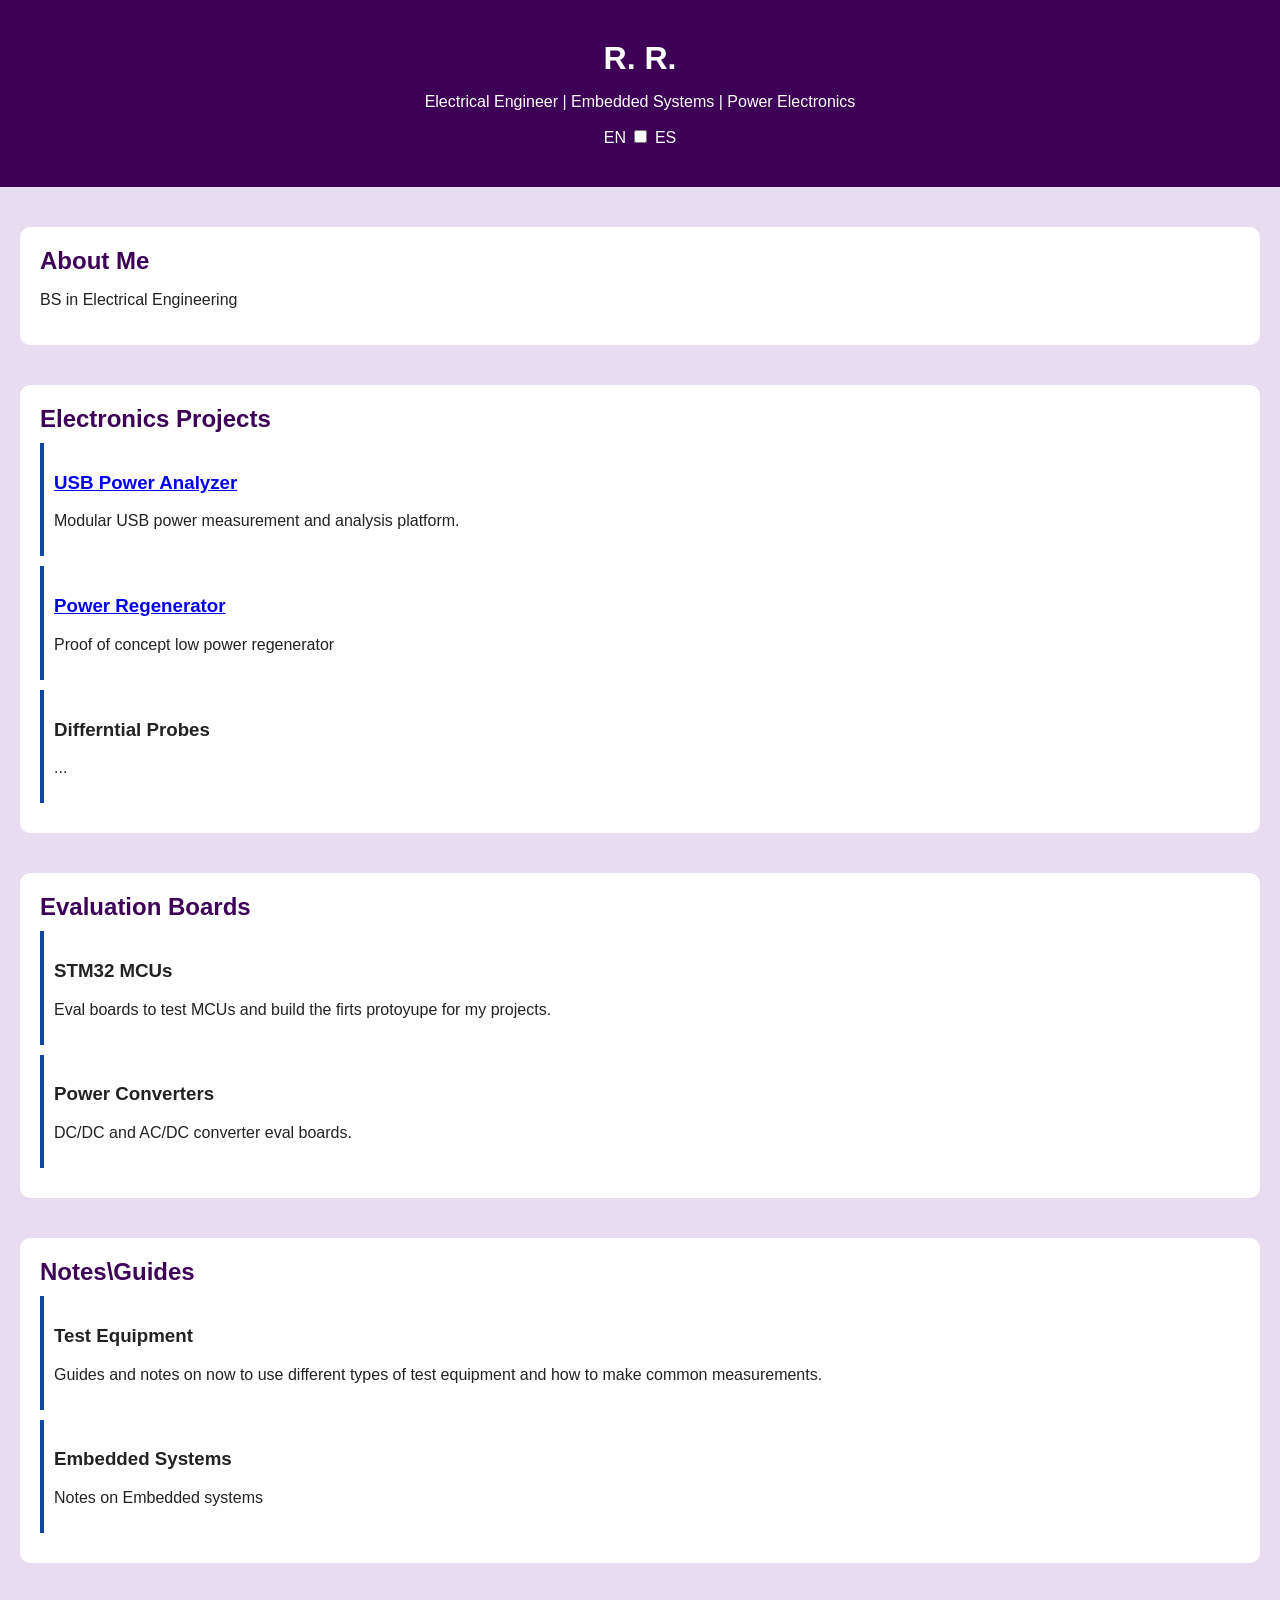
<file: index.html>
<!DOCTYPE html>
<html lang="en">
<head>
  <meta charset="UTF-8" />
  <meta name="viewport" content="width=device-width, initial-scale=1.0" />
  <title>R. R. | Portfolio</title>
  
  <link rel="stylesheet" href="style.css">


</head>

<body>

  <header>
    <h1>R. R.</h1>
    <p>Electrical Engineer | Embedded Systems | Power Electronics</p>
    <div class="language-switcher">
    <span>EN</span>

    <label class="switch">
      <input type="checkbox" id="languageToggle">
      <span class="slider"></span>
    </label>

    <span>ES</span>
  </div>
  </header>

  <section>
    <h2>About Me</h2>
    <p>
      BS in Electrical Engineering 
    </p>
  </section>

  <section>
    <h2>Electronics Projects</h2>

    <div class="card">
    <h3>
    <a href="usb-power-analyzer.html">USB Power Analyzer</a>
    </h3>
    <p>Modular USB power measurement and analysis platform.</p>
    </div>

    <div class="card"> 
    <h3>
    <a href="power-regenerator.html">Power Regenerator</a>
    </h3>
    <p>Proof of concept low power regenerator</p>
    </div>

    <div class="card">
      <h3>Differntial Probes</h3>
      <p>...</p>
    </div>

  </section>

  <section>
    <h2>Evaluation Boards</h2> 
    
    <div class="card">
      <h3>STM32 MCUs</h3>
      <p>Eval boards to test MCUs and build the firts protoyupe for my projects.</p>
    </div>
    
    <div class="card">
      <h3>Power Converters</h3>
      <p>DC/DC and AC/DC converter eval boards.</p>
    </div>

  </section>

    <section>
    <h2>Notes\Guides</h2> 
    
    <div class="card">
      <h3>Test Equipment</h3>
      <p>Guides and notes on now to use different types of test equipment and how to make common measurements.</p>
    </div>
    
    <div class="card">
      <h3>Embedded Systems</h3>
      <p>Notes on Embedded systems</p>
    </div>

  </section>

</body>
</html>
</file>
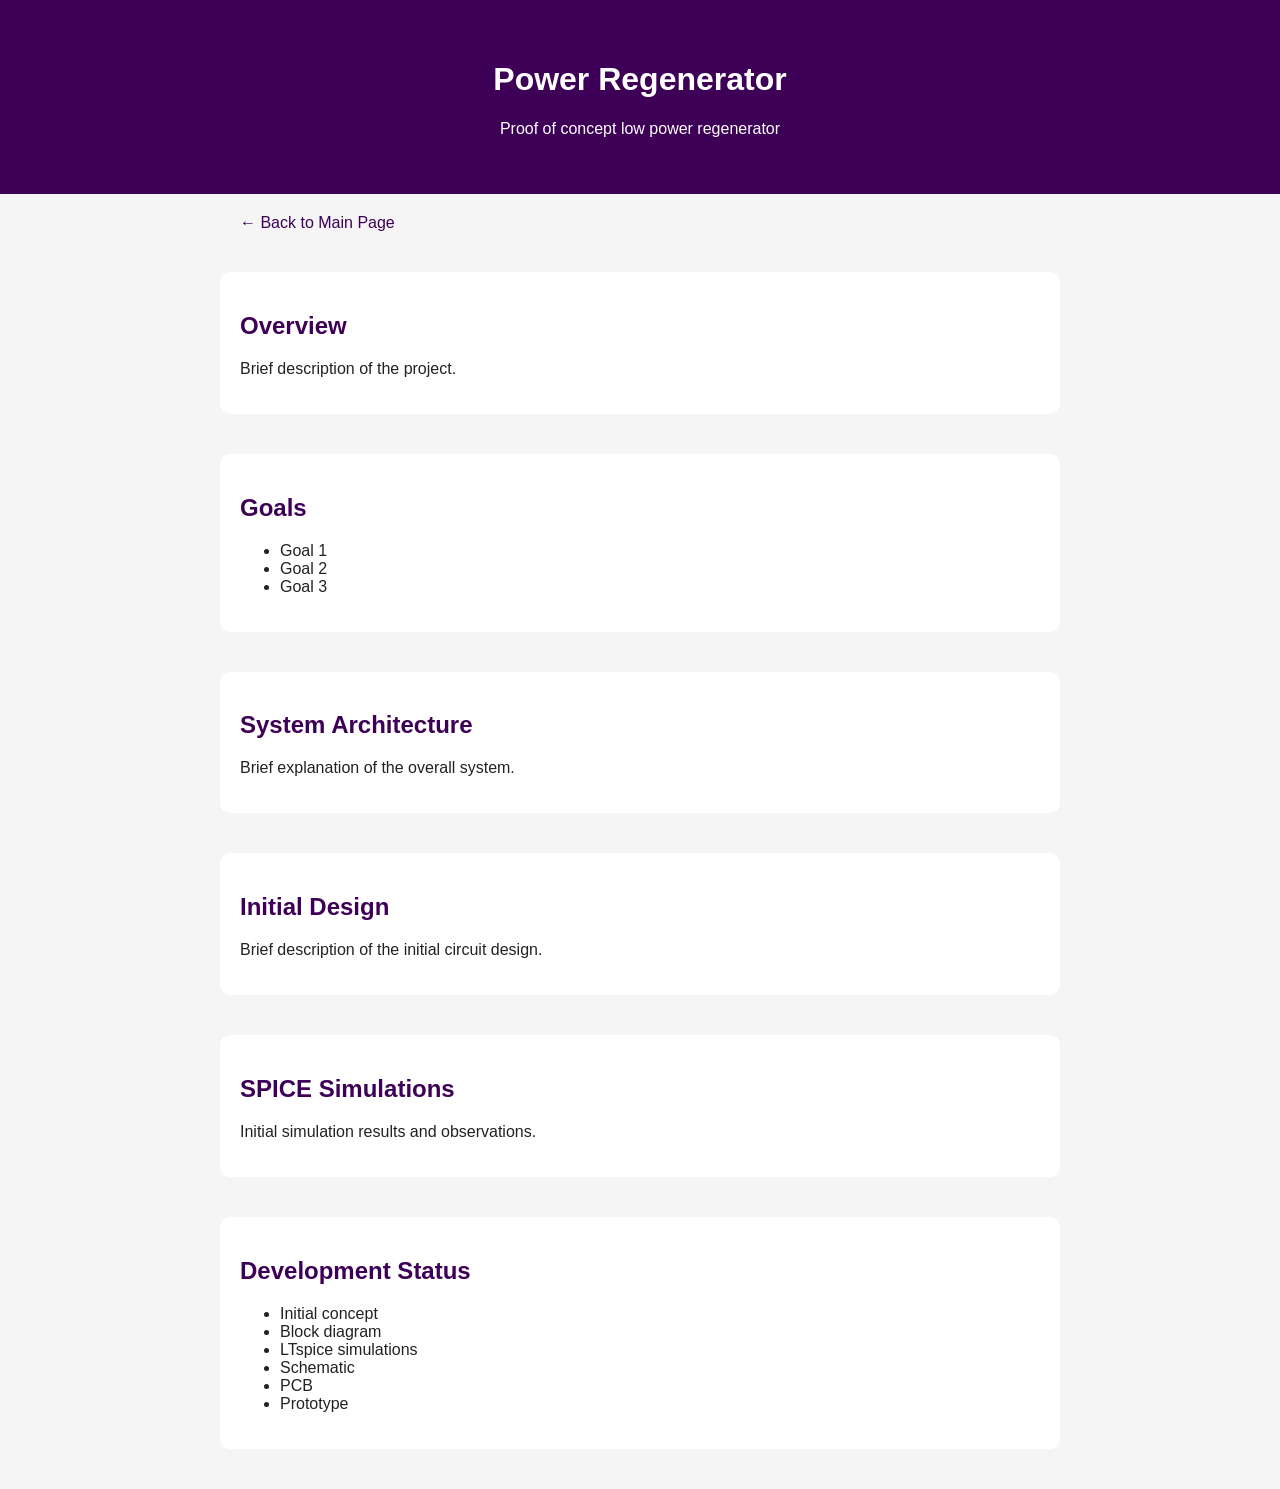
<file: power-regenerator.html>
<!DOCTYPE html>
<html lang="en">

<head>
  <meta charset="UTF-8">
  <meta name="viewport" content="width=device-width, initial-scale=1.0">

  <title>Power Regenerator</title>

  <style>

    body {
      font-family: Arial, sans-serif;
      margin: 0;
      padding: 0;
      background: #f5f5f5;
      color: #222;
    }

    header {
      background: #3e0057;
      color: white;
      padding: 40px;
      text-align: center;
    }

    section {
      max-width: 800px;
      margin: 40px auto;
      background: white;
      padding: 20px;
      border-radius: 10px;
    }

    h2 {
      color: #3e0057;
    }

    img {
      max-width: 100%;
      height: auto;
    }

    /* Back to main page */

    .back-link {
      display: block;
      max-width: 800px;
      margin: 20px auto;
      color: #3e0057;
      text-decoration: none;
    }

    .back-link:hover {
      text-decoration: underline;
    }

  </style>
</head>


<body>

  <header>
    <h1>Power Regenerator</h1>
    <p>Proof of concept low power regenerator</p>
  </header>

  <a href="index.html" class="back-link">← Back to Main Page</a>

  <section>

    <h2>Overview</h2>

    <p>
      Brief description of the project.
    </p>

  </section>


  <section>

    <h2>Goals</h2>

    <ul>
      <li>Goal 1</li>
      <li>Goal 2</li>
      <li>Goal 3</li>
    </ul>

  </section>


  <section>

    <h2>System Architecture</h2>

    <p>
      Brief explanation of the overall system.
    </p>

    <!-- Block diagram goes here -->

  </section>


  <section>

    <h2>Initial Design</h2>

    <p>
      Brief description of the initial circuit design.
    </p>

    <!-- Schematics / circuit diagrams go here -->

  </section>


  <section>

    <h2>SPICE Simulations</h2>

    <p>
      Initial simulation results and observations.
    </p>

    <!-- LTspice screenshots go here -->

  </section>


  <section>

    <h2>Development Status</h2>

    <ul>
      <li>Initial concept</li>
      <li>Block diagram</li>
      <li>LTspice simulations</li>
      <li>Schematic</li>
      <li>PCB</li>
      <li>Prototype</li>
    </ul>

  </section>


</body>
</html>
</file>
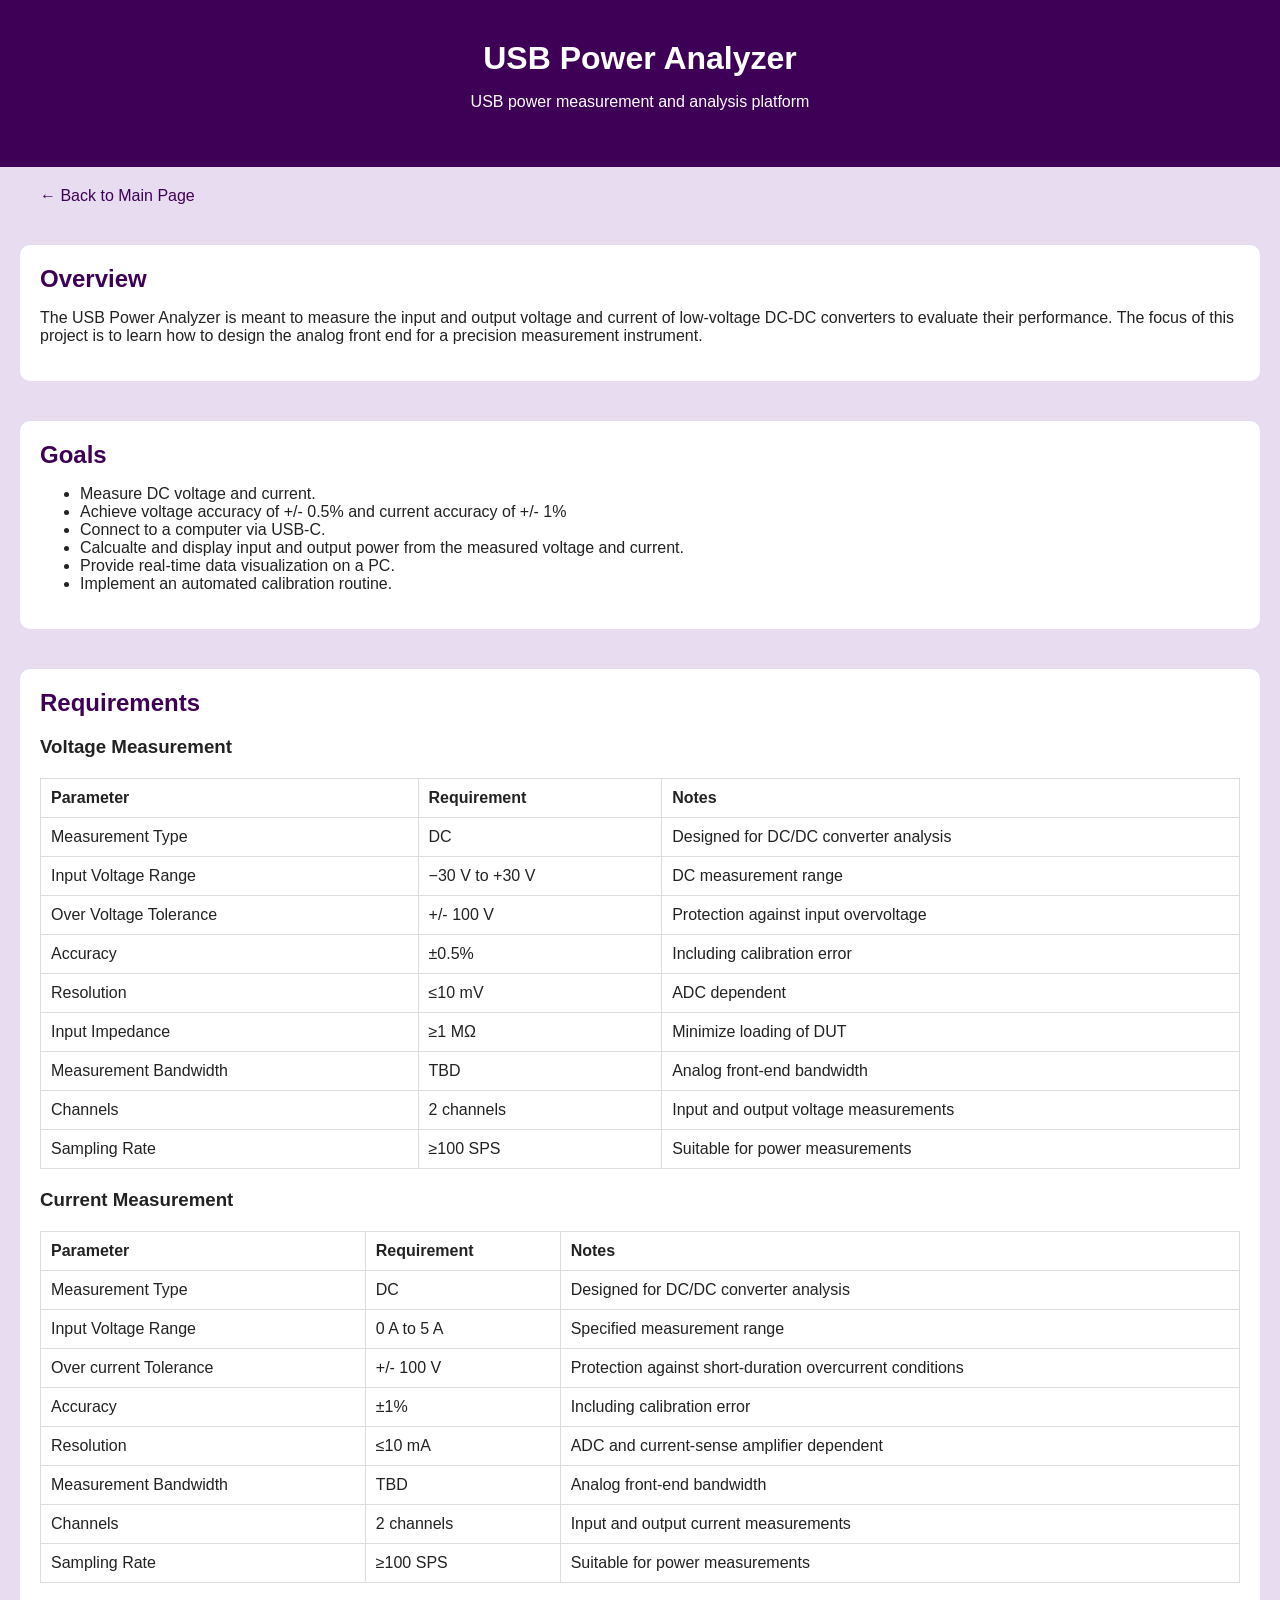
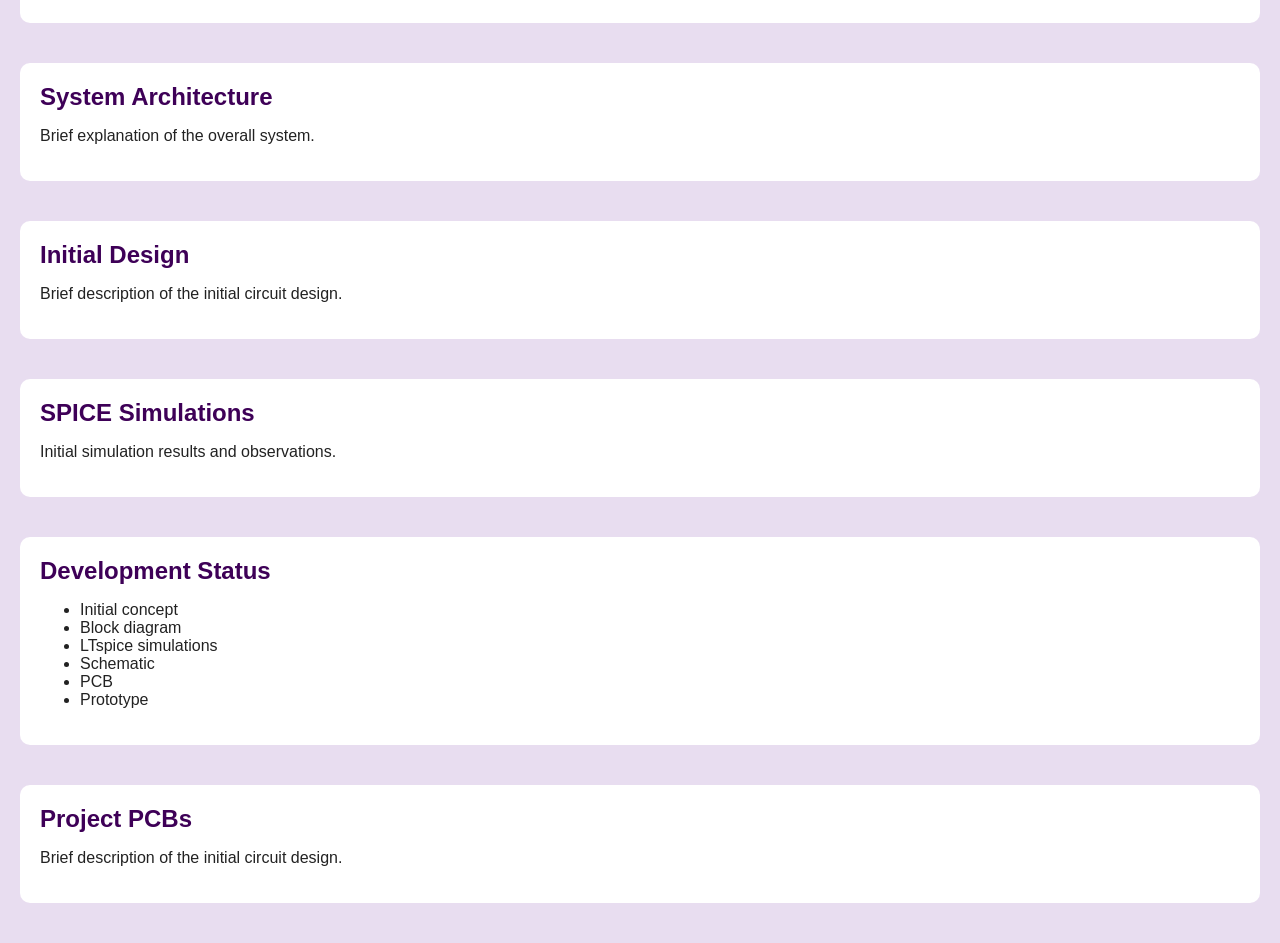
<file: usb-power-analyzer.html>
<!DOCTYPE html>
<html lang="en">

<head>
  <meta charset="UTF-8">
  <meta name="viewport" content="width=device-width, initial-scale=1.0">

  <title>USB Power Analyzer</title>
  
   <link rel="stylesheet" href="style.css">
   
  </head>


<body>

  <header>
    <h1>USB Power Analyzer</h1>
    <p>USB power measurement and analysis platform</p>
  </header>

  <a href="index.html" class="back-link">← Back to Main Page</a>

  <section>

    <h2>Overview</h2>

    <p>
      The USB Power Analyzer is meant to measure the input and output voltage and current of low-voltage DC-DC converters to evaluate their performance. The focus of this project is to learn how to design the analog front end for a precision measurement instrument. 
    </p> 

  </section>


  <section>

    <h2>Goals</h2>

    <ul>
      <li>Measure DC voltage and current.</li>
      <li>Achieve voltage accuracy of +/- 0.5% and current accuracy of +/- 1%</li>
      <li>Connect to a computer via USB-C.</li>
      <li>Calcualte and display input and output power from the measured voltage and current.</li>
      <li>Provide real-time data visualization on a PC.</li>
      <li>Implement an automated calibration routine.
    </ul>

  </section>
  
  <section>
  
    <h2>Requirements</h2>
    
<h3>Voltage Measurement</h3>

<table>
  <thead>
    <tr>
      <th>Parameter</th>
      <th>Requirement</th>
      <th>Notes</th>
    </tr>
  </thead>
  <tbody>
    <tr>
      <td>Measurement Type</td>
      <td>DC</td>
      <td>Designed for DC/DC converter analysis</td>
    </tr>
    <tr>
      <td>Input Voltage Range</td>
      <td>−30 V to +30 V</td>
      <td>DC measurement range</td>
    </tr>
    <tr>
      <td>Over Voltage Tolerance</td>
      <td>+/- 100 V</td>
      <td>Protection against input overvoltage</td>
    </tr>
    <tr>
      <td>Accuracy</td>
      <td>±0.5%</td>
      <td>Including calibration error</td>
    </tr>
    <tr>
      <td>Resolution</td>
      <td>≤10 mV</td>
      <td>ADC dependent</td>
    </tr>
    <tr>
      <td>Input Impedance</td>
      <td>≥1 MΩ</td>
      <td>Minimize loading of DUT</td>
    </tr>
    <tr>
      <td>Measurement Bandwidth</td>
      <td>TBD</td>
      <td>Analog front-end bandwidth</td>
    </tr>
    <tr>
      <td>Channels</td>
      <td>2 channels</td>
      <td>Input and output voltage measurements</td>
    </tr>
    <tr>
      <td>Sampling Rate</td>
      <td>≥100 SPS</td>
      <td>Suitable for power measurements</td>
    </tr>
  </tbody>
</table>

<h3>Current Measurement</h3>
<table>
  <thead>
    <tr>
      <th>Parameter</th>
      <th>Requirement</th>
      <th>Notes</th>
    </tr>
  </thead>
  <tbody>
    <tr>
      <td>Measurement Type</td>
      <td>DC</td>
      <td>Designed for DC/DC converter analysis</td>
    </tr>
    <tr>
      <td>Input Voltage Range</td>
      <td>0 A to 5 A</td>
      <td>Specified measurement range</td>
    </tr>
    <tr>
      <td>Over current Tolerance</td>
      <td>+/- 100 V</td>
      <td>Protection against short-duration overcurrent conditions</td>
    </tr>
    <tr>
      <td>Accuracy</td>
      <td>±1%</td>
      <td>Including calibration error</td>
    </tr>
    <tr>
      <td>Resolution</td>
      <td>≤10 mA</td>
      <td>ADC and current-sense amplifier dependent</td>
    </tr>
    <tr>
      <td>Measurement Bandwidth</td>
      <td>TBD</td>
      <td>Analog front-end bandwidth</td>
    </tr>
    <tr>
      <td>Channels</td>
      <td>2 channels</td>
      <td>Input and output current measurements</td>
    </tr>
    <tr>
      <td>Sampling Rate</td>
      <td>≥100 SPS</td>
      <td>Suitable for power measurements</td>
    </tr>
  </tbody>
</table>

    
  </section>


  <section>

    <h2>System Architecture</h2>

    <p>
      Brief explanation of the overall system.
    </p>

    <!-- Block diagram goes here -->

  </section>


  <section>

    <h2>Initial Design</h2>

    <p>
      Brief description of the initial circuit design.
    </p>

    <!-- Schematics / circuit diagrams go here -->

  </section>


  <section>

    <h2>SPICE Simulations</h2>

    <p>
      Initial simulation results and observations.
    </p>

    <!-- LTspice screenshots go here -->

  </section>

  <section>

    <h2>Development Status</h2>

    <ul>
      <li>Initial concept</li>
      <li>Block diagram</li>
      <li>LTspice simulations</li>
      <li>Schematic</li>
      <li>PCB</li>
      <li>Prototype</li>
    </ul>

  </section>

  <section>

    <h2>Project PCBs</h2>

    <p>
      Brief description of the initial circuit design.
    </p>

  </section>

</body>
</html>
</file>
<file: style.css>
body {
  font-family: Arial, sans-serif;
  margin: 0;
  padding: 0;
  background: #E8DDF0; /* #f5f5f5 */
  color: #222;
}

header {
  background: #3e0057;
  color: white;
  padding: 40px;
  text-align: center;
}

section {
  max-width: 1200px;
  margin: 40px auto;
  background: white;
  padding: 20px;
  border-radius: 10px;
}

h1, h2 {
  margin: 0 0 10px 0;
}

h2 {
  color: #3e0057;
}

.links a {
  margin-right: 15px;
  color: #0d47a1;
  text-decoration: none;
  font-weight: bold;
}

.card {
  padding: 10px;
  border-left: 4px solid #0d47a1;
  margin-bottom: 10px;
}

img {
  max-width: 100%;
  height: auto;
}

/* Back to main page */

.back-link {
  display: block;
  max-width: 1200px;
  margin: 20px auto;
  color: #3e0057;
  text-decoration: none;
}

.back-link:hover {
  text-decoration: underline;
}

/* Tables */

table {
  width: 100%;
  border-collapse: collapse;
  margin: 20px 0;
}

th, td {
  border: 1px solid #ddd;
  padding: 10px;
  text-align: left;
}

th {
  font-weight: bold;
}
</file>
